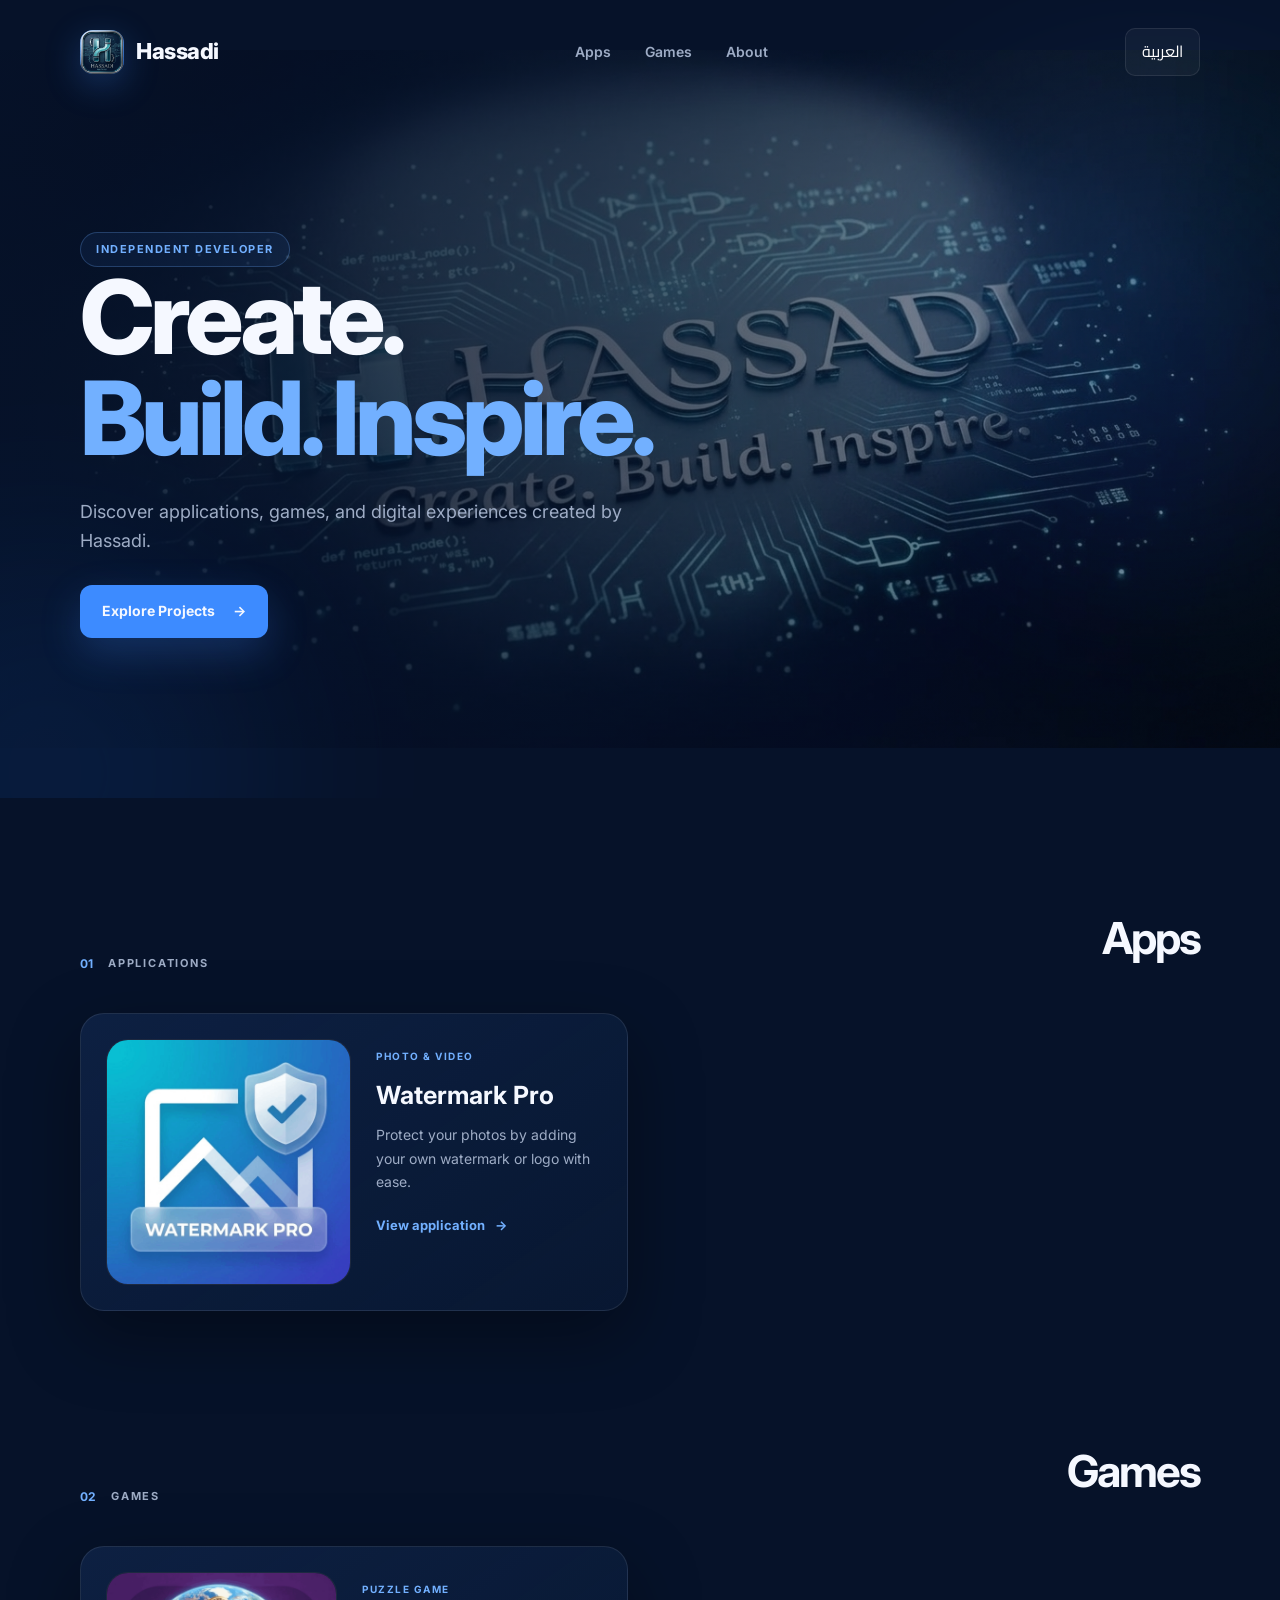
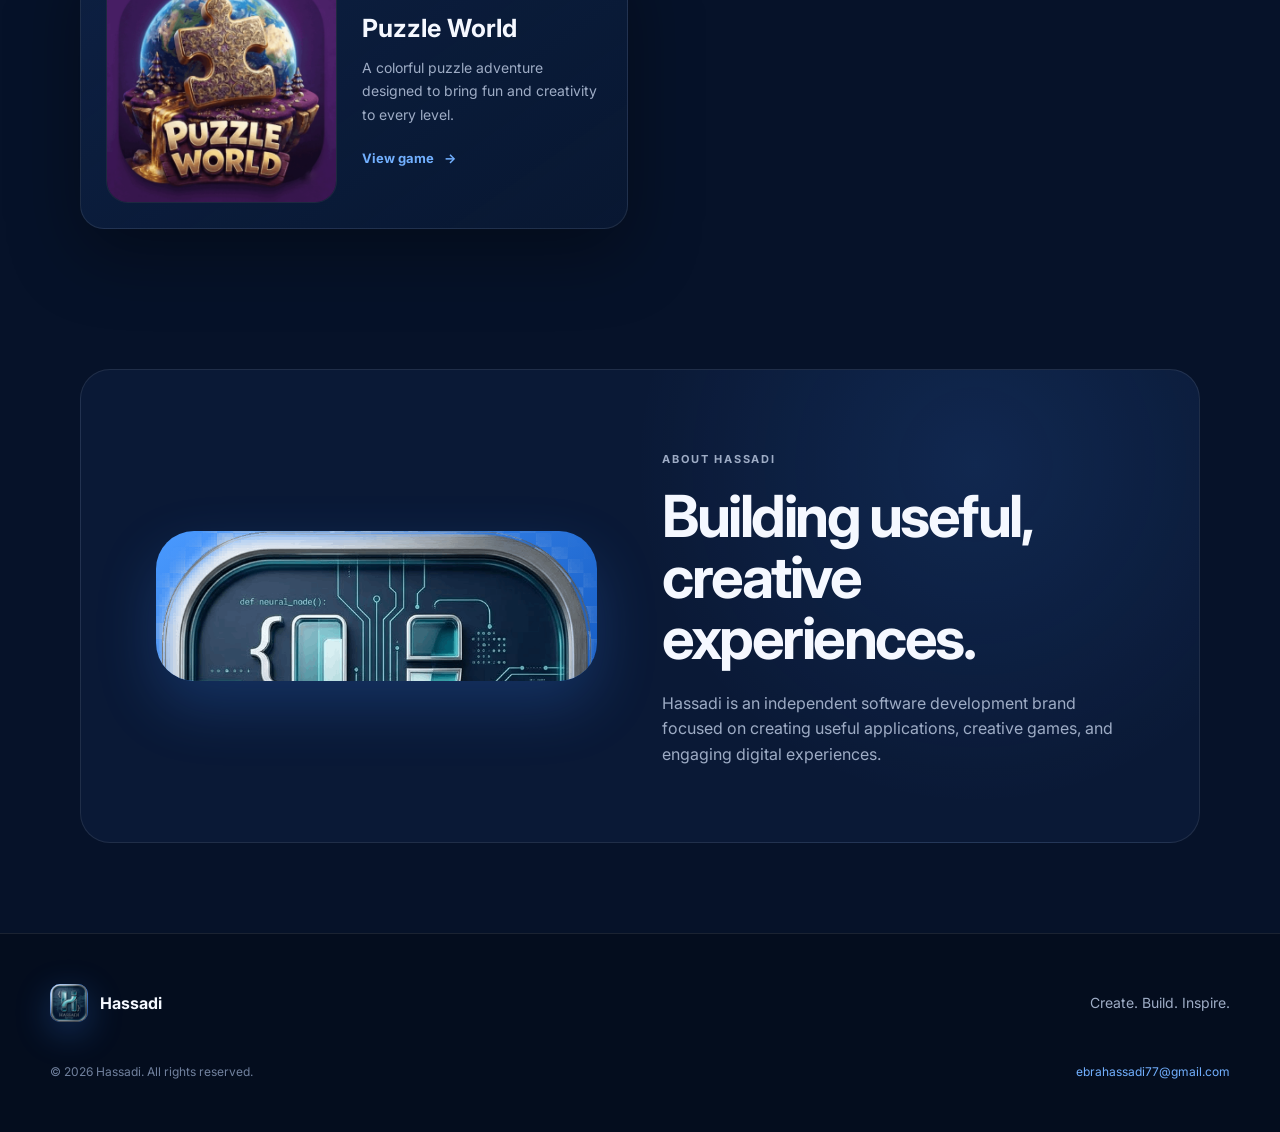
<file: index.html>
<!DOCTYPE html>
<html lang="en" dir="ltr">
<head>
  <meta charset="UTF-8">
  <meta name="viewport" content="width=device-width, initial-scale=1.0">
  <meta name="theme-color" content="#07152f">
  <meta name="description" content="Hassadi — Apps, games and digital experiences.">
  <title>Hassadi — Apps & Games</title>
  <link rel="stylesheet" href="style.css">
</head>

<body>

<header class="hero">

  <nav class="navbar">

    <a class="brand" href="#">
      <div class="brand-mark"><img src="assets/icon_h.png" alt="Hassadi"></div>
      <span>Hassadi</span>
    </a>

    <div class="nav-links">
      <a href="#apps" data-en="Apps" data-ar="التطبيقات">Apps</a>
      <a href="#games" data-en="Games" data-ar="الألعاب">Games</a>
      <a href="#about" data-en="About" data-ar="من نحن">About</a>
    </div>

    <button id="languageBtn" class="language-btn">
      العربية
    </button>

  </nav>


  <div class="hero-content">

    <div class="hero-badge"
         data-en="INDEPENDENT DEVELOPER"
         data-ar="مطور مستقل">
      INDEPENDENT DEVELOPER
    </div>

    <h1>
      <span data-en="Create." data-ar="نبتكر.">Create.</span><br>
      <span data-en="Build. Inspire." data-ar="نبني. نُلهم.">
        Build. Inspire.
      </span>
    </h1>

    <p
      data-en="Discover applications, games, and digital experiences created by Hassadi."
      data-ar="اكتشف التطبيقات والألعاب والتجارب الرقمية التي تطورها Hassadi.">
      Discover applications, games, and digital experiences
      created by Hassadi.
    </p>

    <a href="#apps" class="hero-button">
      <span data-en="Explore Projects" data-ar="استكشف المشاريع">
        Explore Projects
      </span>
      <span>→</span>
    </a>

  </div>

  <div class="hero-glow glow-one"></div>
  <div class="hero-glow glow-two"></div>

</header>


<main>


<section id="apps" class="section">

  <div class="section-header">

    <div>
      <span class="section-number">01</span>
      <span class="section-label"
            data-en="APPLICATIONS"
            data-ar="التطبيقات">
        APPLICATIONS
      </span>
    </div>

    <h2 data-en="Apps" data-ar="التطبيقات">
      Apps
    </h2>

  </div>


  <div class="projects-grid">

    <article class="project-card">

      <div class="project-icon">
        <img src="assets/apps/watermark-pro.png" alt="Watermark Pro">
      </div>

      <div class="project-content">

        <span class="project-type"
              data-en="PHOTO & VIDEO"
              data-ar="صور وفيديو">
          PHOTO & VIDEO
        </span>

        <h3>Watermark Pro</h3>

        <p
          data-en="Protect your photos by adding your own watermark or logo with ease."
          data-ar="احمِ صورك بإضافة علامتك المائية أو شعارك بسهولة.">
          Protect your photos by adding your own watermark
          or logo with ease.
        </p>

        <a href="https://ebrahassad.github.io/watermark-pro-page/index.html" class="project-link">
          <span data-en="View application"
                data-ar="عرض التطبيق">
            View application
          </span>
          <span>→</span>
        </a>

      </div>

    </article>

  </div>

</section>



<section id="games" class="section">

  <div class="section-header">

    <div>
      <span class="section-number">02</span>
      <span class="section-label"
            data-en="GAMES"
            data-ar="الألعاب">
        GAMES
      </span>
    </div>

    <h2 data-en="Games" data-ar="الألعاب">
      Games
    </h2>

  </div>


  <div class="projects-grid">

    <article class="project-card">

      <div class="project-icon">
        <img src="assets/games/puzzle-world.png" alt="Puzzle World">
      </div>

      <div class="project-content">

        <span class="project-type"
              data-en="PUZZLE GAME"
              data-ar="لعبة ألغاز">
          PUZZLE GAME
        </span>

        <h3>Puzzle World</h3>

        <p
          data-en="A colorful puzzle adventure designed to bring fun and creativity to every level."
          data-ar="مغامرة ألغاز ملونة تجمع بين المتعة والإبداع في كل مستوى.">
          A colorful puzzle adventure designed to bring
          fun and creativity to every level.
        </p>

        <a href="https://ebrahassad.github.io/puzzle-world-privacy/" class="project-link">
          <span data-en="View game"
                data-ar="عرض اللعبة">
            View game
          </span>
          <span>→</span>
        </a>

      </div>

    </article>

  </div>

</section>



<section id="about" class="about-section">

  <div class="about-mark"><img src="assets/icon_h.png" alt="Hassadi"></div>

  <div class="about-content">

    <span class="section-label"
          data-en="ABOUT HASSADI"
          data-ar="عن HASSADI">
      ABOUT HASSADI
    </span>

    <h2
      data-en="Building useful, creative experiences."
      data-ar="نبني تجارب مفيدة ومبتكرة.">
      Building useful,<br>
      creative experiences.
    </h2>

    <p
      data-en="Hassadi is an independent software development brand focused on creating useful applications, creative games, and engaging digital experiences."
      data-ar="Hassadi هي علامة مستقلة لتطوير البرمجيات، تركز على إنشاء تطبيقات مفيدة وألعاب إبداعية وتجارب رقمية مميزة.">
      Hassadi is an independent software development brand
      focused on creating useful applications, creative games,
      and engaging digital experiences.
    </p>

  </div>

</section>


</main>


<footer>

  <div class="footer-top">

    <div class="footer-brand">

      <div class="brand-mark"><img src="assets/icon_h.png" alt="Hassadi"></div>

      <strong>Hassadi</strong>

    </div>

    <p
      data-en="Create. Build. Inspire."
      data-ar="نبتكر. نبني. نُلهم.">
      Create. Build. Inspire.
    </p>

  </div>


  <div class="footer-bottom">

    <span>
      © 2026 Hassadi.
      <span data-en="All rights reserved."
            data-ar="جميع الحقوق محفوظة.">
        All rights reserved.
      </span>
    </span>

    <a href="mailto:ebrahassadi77@gmail.com">
      ebrahassadi77@gmail.com
    </a>

  </div>

</footer>


<script>

const languageBtn = document.getElementById("languageBtn");

let currentLanguage = "en";

function updateLanguage() {

  document.documentElement.lang = currentLanguage;
  document.documentElement.dir =
    currentLanguage === "ar" ? "rtl" : "ltr";

  document.querySelectorAll("[data-en]").forEach(element => {
    element.textContent =
      element.getAttribute(`data-${currentLanguage}`);
  });

  languageBtn.textContent =
    currentLanguage === "en" ? "العربية" : "English";
}

languageBtn.addEventListener("click", () => {

  currentLanguage =
    currentLanguage === "en" ? "ar" : "en";

  updateLanguage();

});

</script>

</body>
</html>
</file>
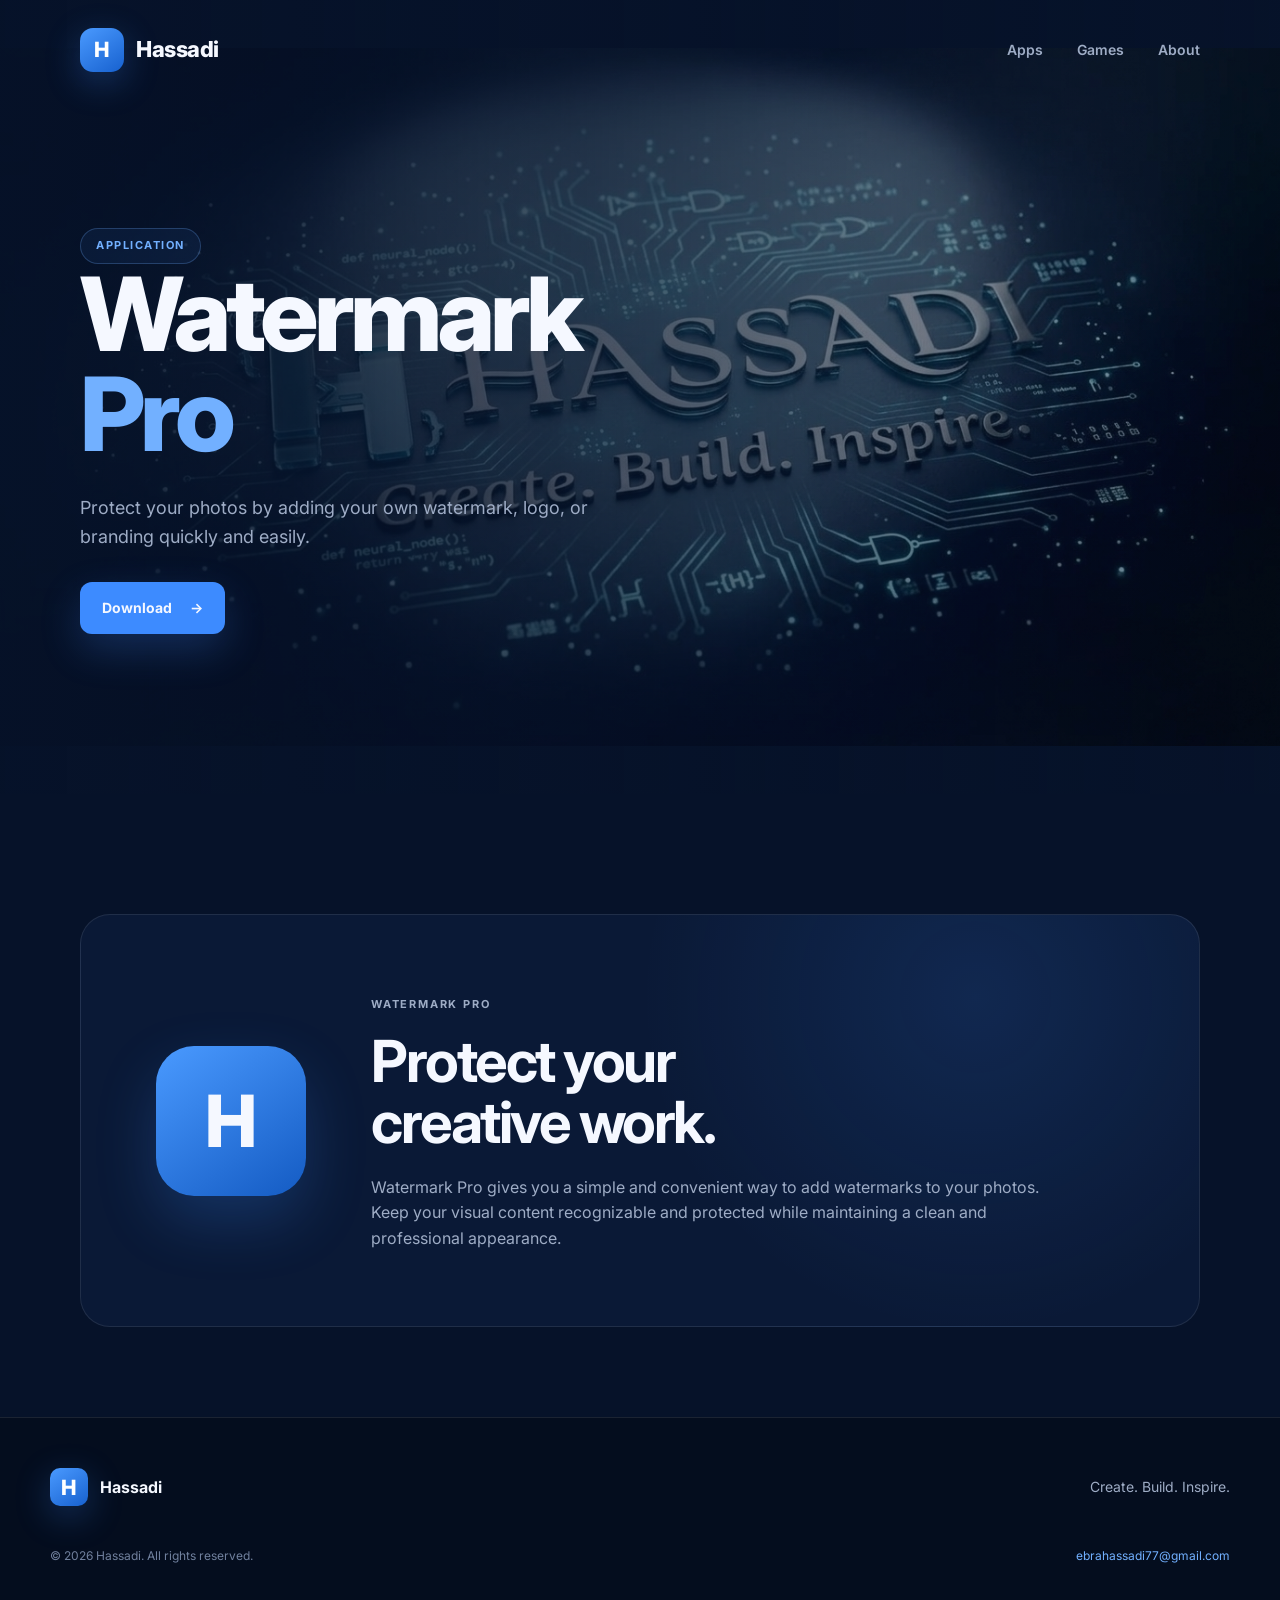
<file: apps/watermark-pro/index.html>
<!DOCTYPE html>
<html lang="en" dir="ltr">
<head>
  <meta charset="UTF-8">
  <meta name="viewport" content="width=device-width, initial-scale=1.0">
  <meta name="description" content="Watermark Pro — Protect your photos with your own watermark or logo.">
  <title>Watermark Pro — Hassadi</title>
  <link rel="stylesheet" href="../../style.css">
</head>

<body>

<header class="hero" style="min-height:auto;">

  <nav class="navbar">

    <a class="brand" href="../../index.html">
      <div class="brand-mark">H</div>
      <span>Hassadi</span>
    </a>

    <div class="nav-links">
      <a href="../../index.html#apps">Apps</a>
      <a href="../../index.html#games">Games</a>
      <a href="../../index.html#about">About</a>
    </div>

  </nav>

  <div class="hero-content">

    <div class="hero-badge">APPLICATION</div>

    <h1>Watermark<br><span>Pro</span></h1>

    <p>
      Protect your photos by adding your own watermark,
      logo, or branding quickly and easily.
    </p>

    <a href="#" class="hero-button">
      Download <span>→</span>
    </a>

  </div>

</header>

<main>

<section class="about-section">

  <div class="about-mark">H</div>

  <div class="about-content">

    <span class="section-label">WATERMARK PRO</span>

    <h2>Protect your<br>creative work.</h2>

    <p>
      Watermark Pro gives you a simple and convenient way
      to add watermarks to your photos. Keep your visual
      content recognizable and protected while maintaining
      a clean and professional appearance.
    </p>

  </div>

</section>

</main>

<footer>

  <div class="footer-top">

    <div class="footer-brand">
      <div class="brand-mark">H</div>
      <strong>Hassadi</strong>
    </div>

    <p>Create. Build. Inspire.</p>

  </div>

  <div class="footer-bottom">

    <span>© 2026 Hassadi. All rights reserved.</span>

    <a href="mailto:ebrahassadi77@gmail.com">
      ebrahassadi77@gmail.com
    </a>

  </div>

</footer>

</body>
</html>
</file>
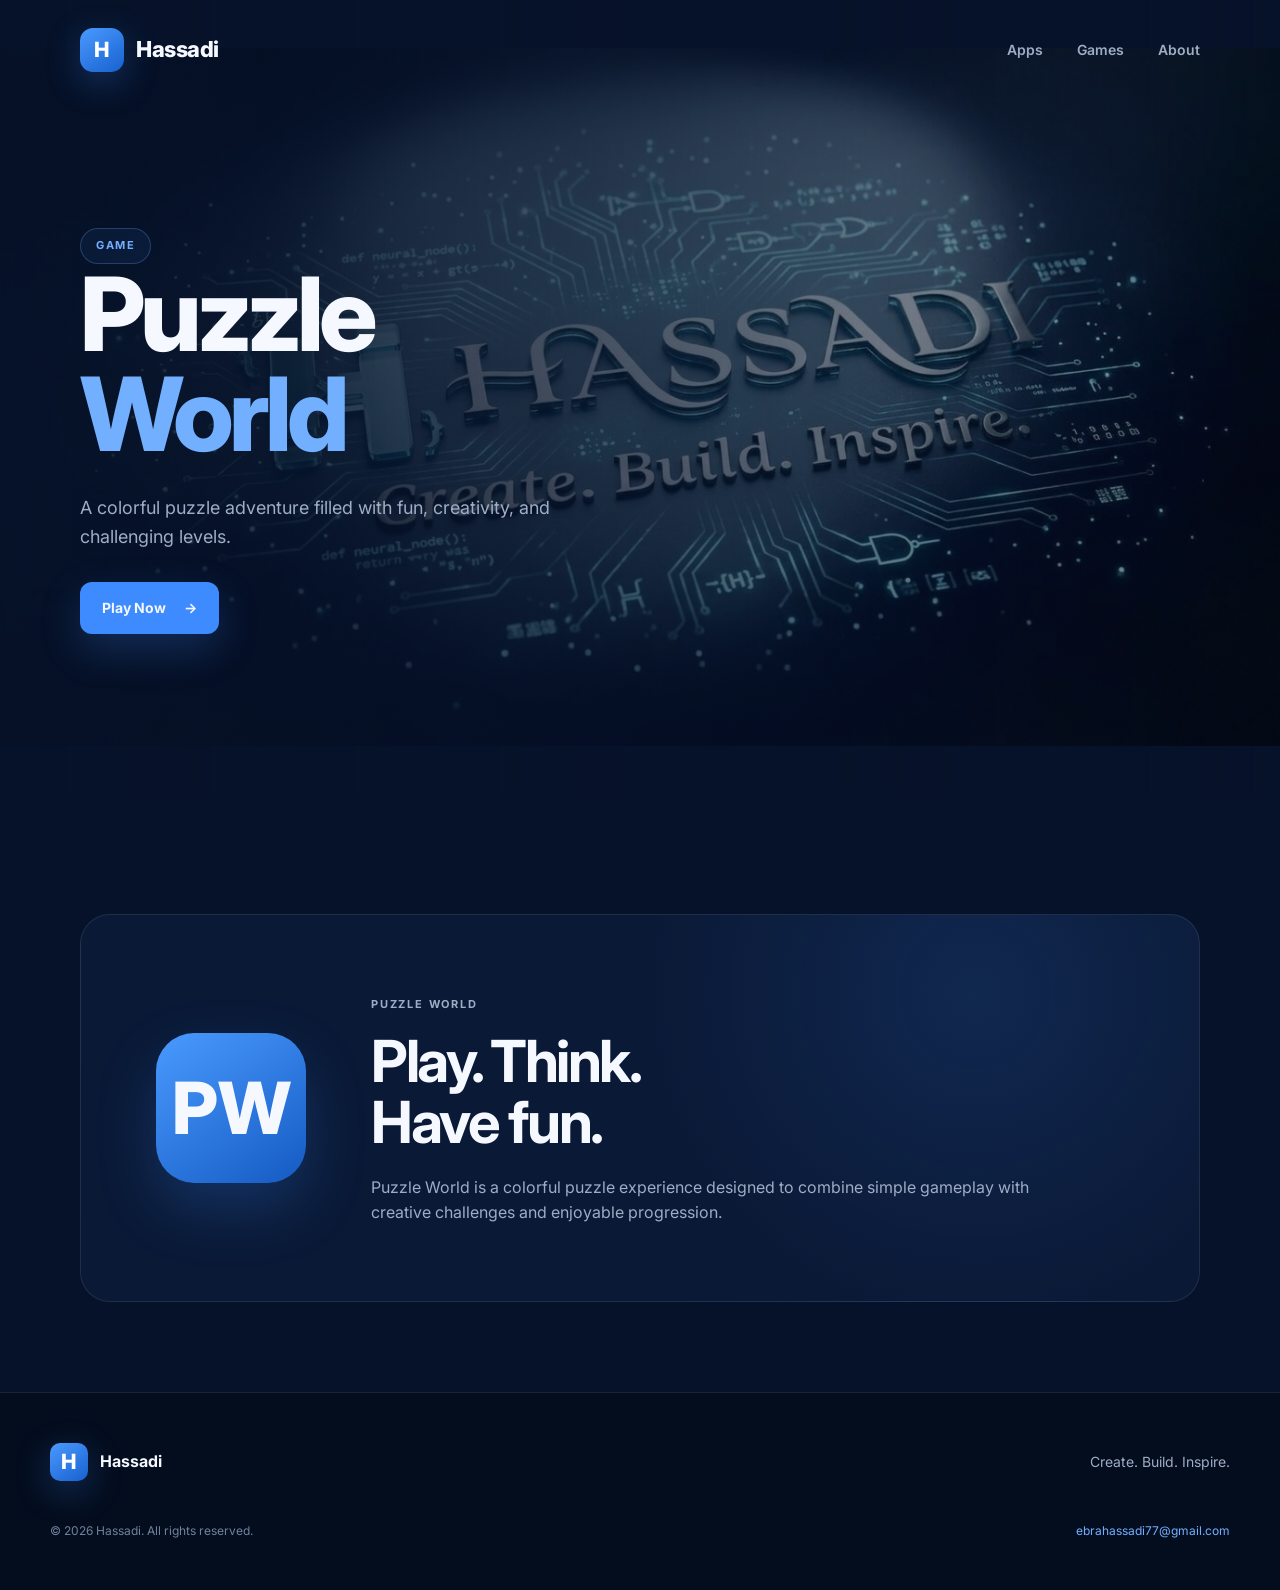
<file: games/puzzle-world/index.html>
<!DOCTYPE html>
<html lang="en" dir="ltr">
<head>
  <meta charset="UTF-8">
  <meta name="viewport" content="width=device-width, initial-scale=1.0">
  <meta name="description" content="Puzzle World — A colorful puzzle adventure by Hassadi.">
  <title>Puzzle World — Hassadi</title>
  <link rel="stylesheet" href="../../style.css">
</head>

<body>

<header class="hero" style="min-height:auto;">

  <nav class="navbar">

    <a class="brand" href="../../index.html">
      <div class="brand-mark">H</div>
      <span>Hassadi</span>
    </a>

    <div class="nav-links">
      <a href="../../index.html#apps">Apps</a>
      <a href="../../index.html#games">Games</a>
      <a href="../../index.html#about">About</a>
    </div>

  </nav>

  <div class="hero-content">

    <div class="hero-badge">GAME</div>

    <h1>Puzzle<br><span>World</span></h1>

    <p>
      A colorful puzzle adventure filled with fun,
      creativity, and challenging levels.
    </p>

    <a href="#" class="hero-button">
      Play Now <span>→</span>
    </a>

  </div>

</header>

<main>

<section class="about-section">

  <div class="about-mark">PW</div>

  <div class="about-content">

    <span class="section-label">PUZZLE WORLD</span>

    <h2>Play. Think.<br>Have fun.</h2>

    <p>
      Puzzle World is a colorful puzzle experience
      designed to combine simple gameplay with creative
      challenges and enjoyable progression.
    </p>

  </div>

</section>

</main>

<footer>

  <div class="footer-top">

    <div class="footer-brand">
      <div class="brand-mark">H</div>
      <strong>Hassadi</strong>
    </div>

    <p>Create. Build. Inspire.</p>

  </div>

  <div class="footer-bottom">

    <span>© 2026 Hassadi. All rights reserved.</span>

    <a href="mailto:ebrahassadi77@gmail.com">
      ebrahassadi77@gmail.com
    </a>

  </div>

</footer>

</body>
</html>
</file>
<file: style.css>
@import url('https://fonts.googleapis.com/css2?family=Inter:wght@400;500;600;700;800&family=Cairo:wght@400;500;600;700;800&display=swap');

:root {
  --bg: #061229;
  --bg-soft: #0a1936;
  --card: #0d2042;
  --card-hover: #112a52;
  --text: #f5f8ff;
  --muted: #9eacc5;
  --blue: #3d8bff;
  --blue-light: #72b0ff;
  --border: rgba(255,255,255,.09);
  --shadow: 0 25px 70px rgba(0,0,0,.35);
}

* {
  margin: 0;
  padding: 0;
  box-sizing: border-box;
}

html {
  scroll-behavior: smooth;
}

body {
  background: var(--bg);
  color: var(--text);
  font-family: Inter, Cairo, sans-serif;
  line-height: 1.6;
  overflow-x: hidden;
}

a {
  color: inherit;
  text-decoration: none;
}

.hero {
  position: relative;
  min-height: 720px;
  overflow: hidden;
  background:
    radial-gradient(circle at 75% 35%, rgba(61,139,255,.20), transparent 30%),
    radial-gradient(circle at 20% 80%, rgba(35,93,180,.14), transparent 30%),
    var(--bg);
}

.navbar {
  position: relative;
  z-index: 5;
  max-width: 1180px;
  margin: auto;
  padding: 28px 30px;
  display: flex;
  align-items: center;
  justify-content: space-between;
  gap: 30px;
}

.brand {
  display: flex;
  align-items: center;
  gap: 12px;
  font-size: 22px;
  font-weight: 800;
  letter-spacing: -.5px;
}

.brand-mark {
  width: 44px;
  height: 44px;
  border-radius: 13px;
  display: grid;
  place-items: center;
  font-weight: 800;
  font-size: 21px;
  color: white;
  background: linear-gradient(145deg, #4a9aff, #1761cf);
  box-shadow: 0 10px 35px rgba(61,139,255,.28);
}

.nav-links {
  display: flex;
  gap: 34px;
  color: var(--muted);
  font-size: 14px;
  font-weight: 600;
}

.nav-links a {
  transition: .25s ease;
}

.nav-links a:hover {
  color: white;
}

.language-btn {
  border: 1px solid var(--border);
  background: rgba(255,255,255,.04);
  color: white;
  border-radius: 10px;
  padding: 10px 16px;
  font: inherit;
  cursor: pointer;
  transition: .25s ease;
}

.language-btn:hover {
  background: rgba(61,139,255,.15);
  border-color: rgba(61,139,255,.45);
}

.hero-content {
  position: relative;
  z-index: 2;
  max-width: 1180px;
  margin: auto;
  padding: 110px 30px 160px;
}

.hero-badge {
  display: inline-flex;
  border: 1px solid rgba(114,176,255,.25);
  background: rgba(61,139,255,.08);
  color: var(--blue-light);
  border-radius: 999px;
  padding: 8px 15px;
  font-size: 11px;
  font-weight: 700;
  letter-spacing: 1.5px;
  margin-bottom: 26px;
}

.hero h1 {
  max-width: 800px;
  font-size: clamp(58px, 8vw, 105px);
  line-height: .98;
  letter-spacing: -5px;
  font-weight: 800;
}

.hero h1 span:last-child {
  color: var(--blue-light);
}

.hero-content p {
  max-width: 560px;
  color: var(--muted);
  font-size: 18px;
  margin: 30px 0;
}

.hero-button {
  display: inline-flex;
  align-items: center;
  gap: 18px;
  padding: 15px 22px;
  border-radius: 12px;
  background: var(--blue);
  font-weight: 700;
  font-size: 14px;
  box-shadow: 0 15px 40px rgba(61,139,255,.24);
  transition: .25s ease;
}

.hero-button:hover {
  transform: translateY(-2px);
  background: #4c96ff;
}

.hero-glow {
  position: absolute;
  width: 450px;
  height: 450px;
  border-radius: 50%;
  filter: blur(100px);
  opacity: .12;
}

.glow-one {
  background: #3d8bff;
  right: -100px;
  top: 100px;
}

.glow-two {
  background: #1761cf;
  left: -180px;
  bottom: -200px;
}

main {
  max-width: 1180px;
  margin: auto;
  padding: 0 30px;
}

.section {
  padding: 105px 0 20px;
}

.section-header {
  display: flex;
  justify-content: space-between;
  align-items: end;
  margin-bottom: 40px;
}

.section-header > div {
  display: flex;
  align-items: center;
  gap: 15px;
}

.section-number {
  color: var(--blue-light);
  font-size: 12px;
  font-weight: 700;
}

.section-label {
  color: var(--muted);
  font-size: 11px;
  font-weight: 700;
  letter-spacing: 1.8px;
}

.section-header h2 {
  font-size: 44px;
  letter-spacing: -2px;
}

.projects-grid {
  display: grid;
  grid-template-columns: repeat(2, 1fr);
  gap: 24px;
}

.project-card {
  display: flex;
  gap: 25px;
  padding: 25px;
  background: linear-gradient(145deg, var(--card), rgba(9,25,52,.8));
  border: 1px solid var(--border);
  border-radius: 24px;
  box-shadow: var(--shadow);
  transition: .3s ease;
}

.project-card:hover {
  transform: translateY(-5px);
  background: var(--card-hover);
  border-color: rgba(61,139,255,.25);
}

.project-icon {
  width: 130px;
  min-width: 130px;
  height: 130px;
  border-radius: 25px;
  display: grid;
  place-items: center;
  overflow: hidden;
  background: #0a1730;
  border: 1px solid rgba(255,255,255,.08);
}

.project-icon span {
  font-size: 34px;
  font-weight: 800;
  color: white;
}

.placeholder-watermark {
  background: linear-gradient(145deg, #102e5c, #07162e);
}

.placeholder-puzzle {
  background: linear-gradient(145deg, #173a68, #081a38);
}

.project-content {
  padding: 3px 0;
}

.project-type {
  color: var(--blue-light);
  font-size: 10px;
  font-weight: 700;
  letter-spacing: 1.5px;
}

.project-content h3 {
  font-size: 25px;
  margin: 7px 0 8px;
}

.project-content p {
  color: var(--muted);
  font-size: 14px;
  line-height: 1.7;
  margin-bottom: 18px;
}

.project-link {
  color: white;
  font-size: 13px;
  font-weight: 700;
  display: inline-flex;
  gap: 10px;
  align-items: center;
}

.project-link span {
  color: var(--blue-light);
  transition: .2s ease;
}

.project-link:hover span {
  transform: translateX(4px);
}

.about-section {
  margin: 120px 0 90px;
  padding: 75px;
  display: flex;
  align-items: center;
  gap: 65px;
  border: 1px solid var(--border);
  border-radius: 30px;
  background:
    radial-gradient(circle at 80% 20%, rgba(61,139,255,.13), transparent 35%),
    var(--bg-soft);
}

.about-mark {
  min-width: 150px;
  height: 150px;
  border-radius: 38px;
  display: grid;
  place-items: center;
  font-size: 72px;
  font-weight: 800;
  background: linear-gradient(145deg, #4a9aff, #145bc3);
  box-shadow: 0 25px 60px rgba(61,139,255,.22);
}

.about-content h2 {
  font-size: clamp(36px, 5vw, 58px);
  line-height: 1.05;
  letter-spacing: -2.5px;
  margin: 15px 0 22px;
}

.about-content p {
  max-width: 680px;
  color: var(--muted);
  font-size: 16px;
}

footer {
  border-top: 1px solid var(--border);
  padding: 50px max(30px, calc((100% - 1180px) / 2));
  background: #040d1e;
}

.footer-top {
  display: flex;
  justify-content: space-between;
  align-items: center;
  margin-bottom: 40px;
}

.footer-brand {
  display: flex;
  align-items: center;
  gap: 12px;
}

.footer-brand .brand-mark {
  width: 38px;
  height: 38px;
  border-radius: 10px;
}

.footer-top p {
  color: var(--muted);
  font-size: 14px;
}

.footer-bottom {
  display: flex;
  justify-content: space-between;
  gap: 20px;
  color: #71819e;
  font-size: 12px;
}

.footer-bottom a {
  color: var(--blue-light);
}

[dir="rtl"] body {
  font-family: Cairo, Inter, sans-serif;
}

[dir="rtl"] .hero h1 {
  letter-spacing: 0;
}

[dir="rtl"] .project-link:hover span {
  transform: translateX(-4px);
}

[dir="rtl"] .hero-button span:last-child {
  transform: rotate(180deg);
}

[dir="rtl"] .about-section {
  text-align: right;
}

@media (max-width: 850px) {

  .navbar {
    padding: 20px;
  }

  .nav-links {
    display: none;
  }

  .hero {
    min-height: 650px;
  }

  .hero-content {
    padding: 100px 20px 120px;
  }

  .hero h1 {
    font-size: clamp(52px, 15vw, 80px);
    letter-spacing: -3px;
  }

  main {
    padding: 0 20px;
  }

  .section {
    padding-top: 75px;
  }

  .projects-grid {
    grid-template-columns: 1fr;
  }

  .about-section {
    padding: 40px 28px;
    flex-direction: column;
    align-items: flex-start;
    gap: 35px;
  }

  .about-mark {
    min-width: 100px;
    width: 100px;
    height: 100px;
    border-radius: 25px;
    font-size: 48px;
  }

  .footer-top,
  .footer-bottom {
    flex-direction: column;
    align-items: flex-start;
  }
}

@media (max-width: 560px) {

  .brand span {
    font-size: 19px;
  }

  .language-btn {
    padding: 8px 12px;
    font-size: 12px;
  }

  .project-card {
    flex-direction: column;
  }

  .project-icon {
    width: 100%;
    height: 180px;
  }

  .section-header h2 {
    font-size: 36px;
  }
}

.project-icon img {
  width: 100%;
  height: 100%;
  object-fit: cover;
  display: block;
}


.brand-mark {
  overflow: hidden;
}

.brand-mark img {
  width: 100%;
  height: 100%;
  object-fit: contain;
}

.about-mark {
  overflow: hidden;
}

.about-mark img {
  width: 100%;
  height: 100%;
  object-fit: contain;
}

.hero {
  background:
    linear-gradient(90deg, rgba(6,18,41,.96) 0%, rgba(6,18,41,.78) 45%, rgba(6,18,41,.45) 100%),
    url("assets/fatu_h.jpg") center/cover no-repeat;
}

/* ===== Hassadi Image Display Fix ===== */

.hero {
  background:
    linear-gradient(
      90deg,
      rgba(6,18,41,.94) 0%,
      rgba(6,18,41,.72) 45%,
      rgba(6,18,41,.35) 100%
    ),
    url("assets/fatu_h.jpg") center center / 100% auto no-repeat;
  background-color: var(--bg);
}

.project-icon {
  aspect-ratio: 1 / 1;
  height: auto;
  overflow: hidden;
  background: #0a1730;
}

.project-icon img {
  width: 100%;
  height: 100%;
  object-fit: contain;
  padding: 8px;
  display: block;
}

.brand-mark img,
.about-mark img {
  width: 100%;
  height: 100%;
  object-fit: contain;
  display: block;
}

@media (max-width: 850px) {
  .hero {
    background-size: 100% auto;
    background-position: center top;
  }
}


/* ===== Final Hero & App Icon Layout ===== */

.hero-badge {
  margin-top: 28px;
}

.project-icon {
  width: 100%;
  aspect-ratio: 1 / 1;
  height: auto;
  border-radius: 22px;
  overflow: hidden;
  padding: 0;
  display: flex;
  align-items: center;
  justify-content: center;
}

.project-icon img {
  width: 100%;
  height: 100%;
  object-fit: contain;
  padding: 0;
  display: block;
}

@media (max-width: 600px) {
  .hero-badge {
    margin-top: 20px;
  }

  .project-icon {
    border-radius: 18px;
  }
}


/* ===== Hassadi FINAL IMAGE + HERO FIX ===== */

.hero .hero-badge {
  position: relative !important;
  top: 18px !important;
  margin-top: 0 !important;
  margin-bottom: 18px !important;
}

.project-icon {
  width: 100% !important;
  aspect-ratio: 1 / 1 !important;
  height: auto !important;
  min-height: 0 !important;
  overflow: hidden !important;
  border-radius: 22px !important;
  display: flex !important;
  align-items: center !important;
  justify-content: center !important;
}

.project-icon img {
  width: 100% !important;
  height: 100% !important;
  max-width: 100% !important;
  max-height: 100% !important;
  object-fit: contain !important;
  padding: 0 !important;
  margin: 0 !important;
  display: block !important;
}
</file>
